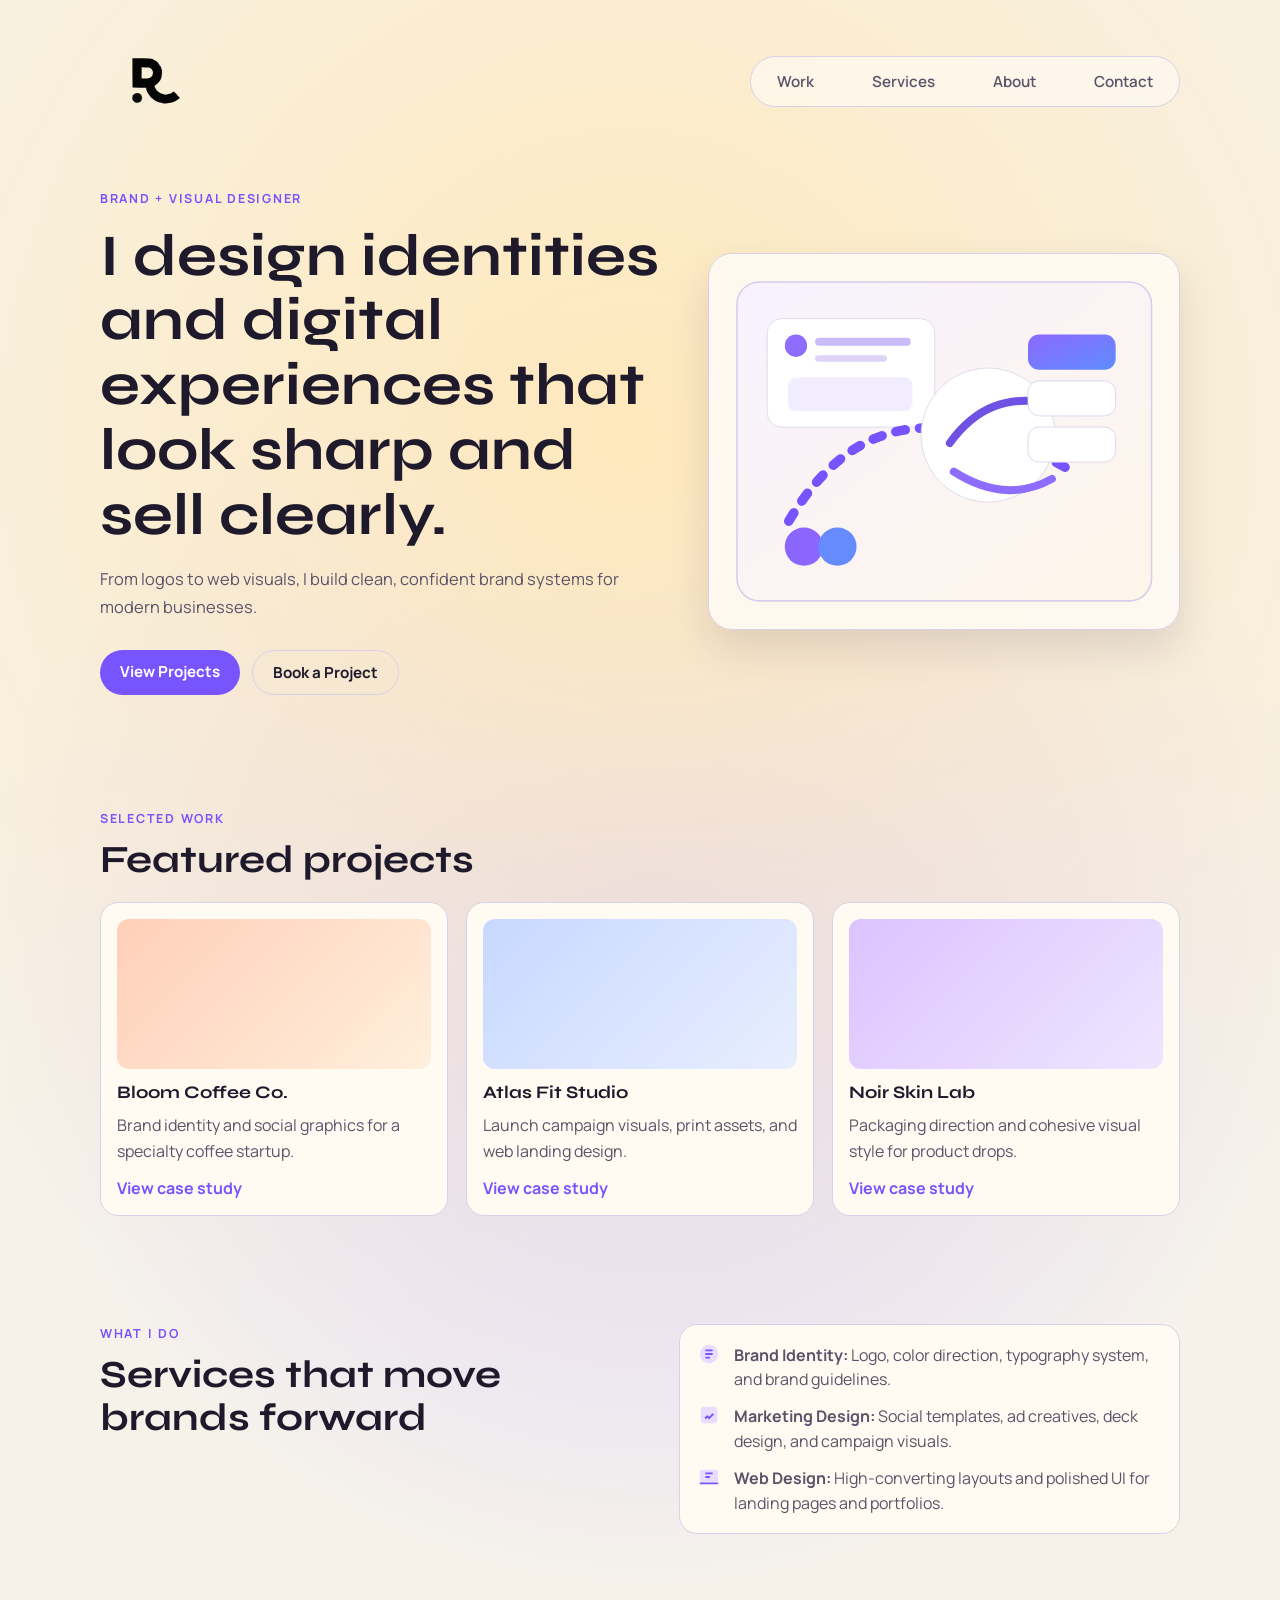
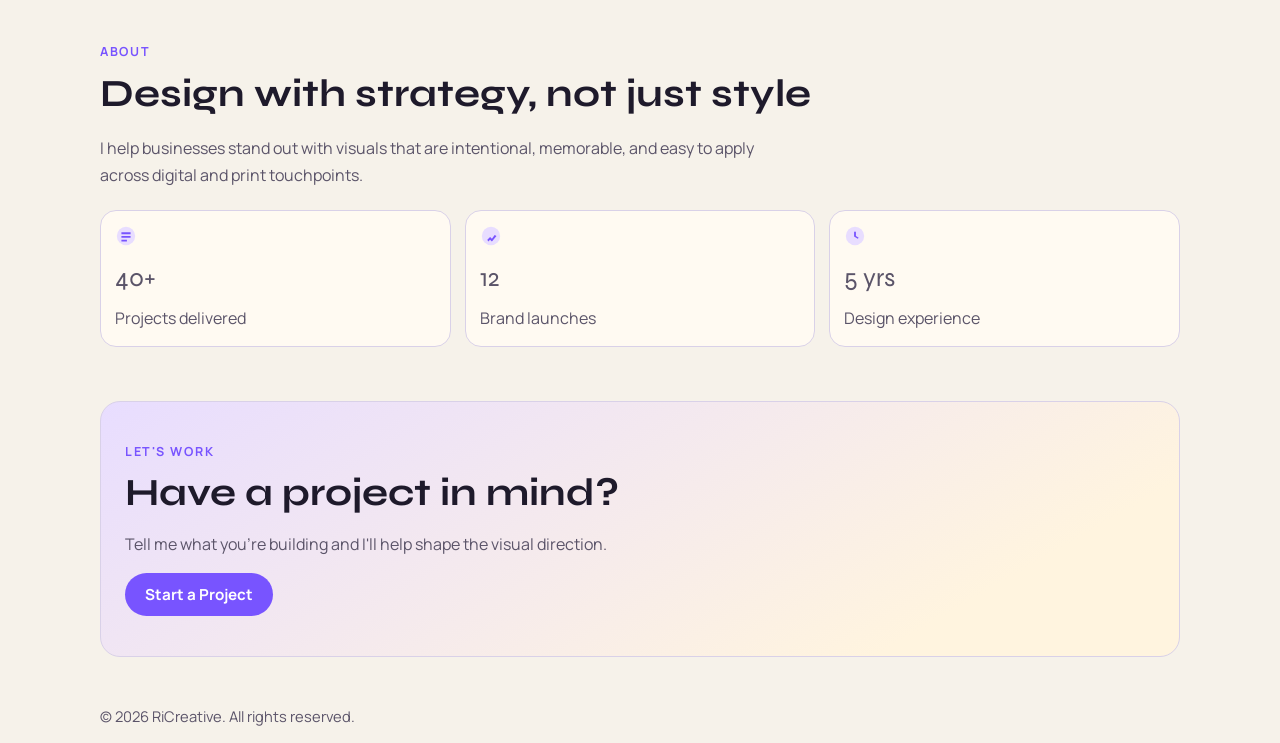
<file: index.html>
﻿<!DOCTYPE html>
<html lang="en">
<head>
<meta charset="UTF-8">
<meta name="viewport" content="width=device-width, initial-scale=1.0">
<title>RiCreative Portfolio</title>
<link rel="stylesheet" href="style.css">
<script>
(function () {
  var saved = localStorage.getItem('theme');
  var mode = (saved === 'dark' || saved === 'light') ? saved : 'light';
  document.documentElement.setAttribute('data-theme', mode);
  document.documentElement.classList.add('js');
})();
</script>
</head>
<body data-page="home">
<div id="site-header"></div>

<main>
<section class="hero reveal" id="hero">
<div class="hero-layout">
<div class="hero-content">
<p class="eyebrow">Brand + Visual Designer</p>
<h1>I design identities and digital experiences that look sharp and sell clearly.</h1>
<p class="hero-copy">From logos to web visuals, I build clean, confident brand systems for modern businesses.</p>
<div class="hero-actions">
<a class="btn btn-primary" href="work.html">View Projects</a>
<a class="btn btn-secondary" href="contact.html">Book a Project</a>
</div>
</div>
<aside class="hero-visual reveal" aria-label="Design illustration">
<svg class="hero-illustration" viewBox="0 0 560 440" role="img" aria-hidden="true">
<defs>
<linearGradient id="panelGrad" x1="0" y1="0" x2="1" y2="1">
<stop offset="0%" stop-color="#f7f2ff"></stop>
<stop offset="100%" stop-color="#fef6e9"></stop>
</linearGradient>
<linearGradient id="chipGrad" x1="0" y1="0" x2="1" y2="1">
<stop offset="0%" stop-color="#8c68ff"></stop>
<stop offset="100%" stop-color="#5f8dff"></stop>
</linearGradient>
</defs>
<rect x="20" y="20" width="520" height="400" rx="28" fill="url(#panelGrad)" stroke="#d7cdec" stroke-width="2"></rect>
<g class="hero-panel">
<rect x="58" y="66" width="210" height="136" rx="18" fill="#ffffff" stroke="#d8d4e6"></rect>
<circle cx="94" cy="100" r="14" fill="#8d6cff"></circle>
<rect x="118" y="90" width="120" height="10" rx="5" fill="#c9bbf5"></rect>
<rect x="118" y="112" width="90" height="8" rx="4" fill="#ddd4f7"></rect>
<rect x="84" y="140" width="156" height="42" rx="10" fill="#f2ecff"></rect>
</g>
<path class="hero-flow" d="M85 320c32-54 70-90 114-106 37-14 83-15 137-2 26 6 60 20 102 44" fill="none" stroke="#7753ff" stroke-width="12" stroke-linecap="round"></path>
<circle class="hero-orbit" cx="335" cy="212" r="84" fill="#ffffff" stroke="#d8d4e6"></circle>
<path class="hero-orbit-line-a" d="M287 222c16-22 35-38 56-46 20-8 42-9 67-4" fill="none" stroke="#6f52e3" stroke-width="10" stroke-linecap="round"></path>
<path class="hero-orbit-line-b" d="M292 258c22 14 44 22 66 23 20 1 39-4 57-14" fill="none" stroke="#8d6cff" stroke-width="10" stroke-linecap="round"></path>
<g class="hero-chip-group hero-chip-1">
<rect x="385" y="86" width="110" height="44" rx="14" fill="url(#chipGrad)"></rect>
<text class="hero-chip-text hero-chip-text-light" x="440" y="115" text-anchor="middle" font-size="21" font-weight="700" fill="#ffffff">Brand</text>
</g>
<g class="hero-chip-group hero-chip-2">
<rect x="385" y="144" width="110" height="44" rx="14" fill="#ffffff" stroke="#d7cdec"></rect>
<text class="hero-chip-text" x="440" y="173" text-anchor="middle" font-size="21" font-weight="700" fill="#6c4ff0">UI</text>
</g>
<g class="hero-chip-group hero-chip-3">
<rect x="385" y="202" width="110" height="44" rx="14" fill="#ffffff" stroke="#d7cdec"></rect>
<text class="hero-chip-text" x="440" y="231" text-anchor="middle" font-size="21" font-weight="700" fill="#6c4ff0">Ads</text>
</g>
<circle class="hero-dot hero-dot-a" cx="104" cy="352" r="24" fill="#8a66ff"></circle>
<circle class="hero-dot hero-dot-b" cx="146" cy="352" r="24" fill="#668bff"></circle>
</svg>
</aside>
</div>
</section>

<section class="section reveal" id="work">
<div class="section-head">
<p class="eyebrow">Selected Work</p>
<h2>Featured projects</h2>
</div>
<div class="project-grid">
<article class="project-card reveal" data-tilt data-href="case-bloom.html" tabindex="0" role="link" aria-label="Open Bloom Coffee Co. case study">
<div class="project-visual visual-1"></div>
<h3>Bloom Coffee Co.</h3>
<p>Brand identity and social graphics for a specialty coffee startup.</p>
<a href="case-bloom.html" class="project-link">View case study</a>
</article>
<article class="project-card reveal" data-tilt data-href="case-atlas.html" tabindex="0" role="link" aria-label="Open Atlas Fit Studio case study">
<div class="project-visual visual-2"></div>
<h3>Atlas Fit Studio</h3>
<p>Launch campaign visuals, print assets, and web landing design.</p>
<a href="case-atlas.html" class="project-link">View case study</a>
</article>
<article class="project-card reveal" data-tilt data-href="case-noir.html" tabindex="0" role="link" aria-label="Open Noir Skin Lab case study">
<div class="project-visual visual-3"></div>
<h3>Noir Skin Lab</h3>
<p>Packaging direction and cohesive visual style for product drops.</p>
<a href="case-noir.html" class="project-link">View case study</a>
</article>
</div>
</section>

<section class="section split reveal" id="services">
<div>
<p class="eyebrow">What I Do</p>
<h2>Services that move brands forward</h2>
</div>
<ul class="service-list">
<li>
<span class="duo-icon" aria-hidden="true">
<svg viewBox="0 0 24 24" role="img">
<circle class="tone-a" cx="12" cy="12" r="10"></circle>
<path class="tone-b" d="M8 7h8v2H8zm0 4h8v2H8zm0 4h5v2H8z"></path>
</svg>
</span>
<span><strong>Brand Identity:</strong> Logo, color direction, typography system, and brand guidelines.</span>
</li>
<li>
<span class="duo-icon" aria-hidden="true">
<svg viewBox="0 0 24 24" role="img">
<rect class="tone-a" x="3" y="3" width="18" height="18" rx="4"></rect>
<path class="tone-b" d="M7 15l3-3 2 2 4-4 1.5 1.5-5.5 5.5-2-2L8.5 16.5z"></path>
</svg>
</span>
<span><strong>Marketing Design:</strong> Social templates, ad creatives, deck design, and campaign visuals.</span>
</li>
<li>
<span class="duo-icon" aria-hidden="true">
<svg viewBox="0 0 24 24" role="img">
<rect class="tone-a" x="2" y="4" width="20" height="14" rx="3"></rect>
<path class="tone-b" d="M2 18h20v2H2zm6-11h8v2H8zm0 4h5v2H8z"></path>
</svg>
</span>
<span><strong>Web Design:</strong> High-converting layouts and polished UI for landing pages and portfolios.</span>
</li>
</ul>
</section>

<section class="section reveal" id="about">
<div class="section-head">
<p class="eyebrow">About</p>
<h2>Design with strategy, not just style</h2>
</div>
<p class="about-copy">I help businesses stand out with visuals that are intentional, memorable, and easy to apply across digital and print touchpoints.</p>
<div class="stats">
<div class="stat reveal" data-tilt>
<span class="duo-icon" aria-hidden="true">
<svg viewBox="0 0 24 24" role="img">
<circle class="tone-a" cx="12" cy="12" r="10"></circle>
<path class="tone-b" d="M7 12h10v2H7zm0-4h10v2H7zm0 8h6v2H7z"></path>
</svg>
</span>
<p class="stat-value">40+</p>
<p class="stat-label">Projects delivered</p>
</div>
<div class="stat reveal" data-tilt>
<span class="duo-icon" aria-hidden="true">
<svg viewBox="0 0 24 24" role="img">
<circle class="tone-a" cx="12" cy="12" r="10"></circle>
<path class="tone-b" d="M8 16l3-3 2 2 3-4 2 1-5 6-2-2-2 2z"></path>
</svg>
</span>
<p class="stat-value">12</p>
<p class="stat-label">Brand launches</p>
</div>
<div class="stat reveal" data-tilt>
<span class="duo-icon" aria-hidden="true">
<svg viewBox="0 0 24 24" role="img">
<circle class="tone-a" cx="12" cy="12" r="10"></circle>
<path class="tone-b" d="M12 7a1 1 0 0 1 1 1v4l3 2-1 1-4-2.5V8a1 1 0 0 1 1-1z"></path>
</svg>
</span>
<p class="stat-value">5 yrs</p>
<p class="stat-label">Design experience</p>
</div>
</div>
</section>

<section class="section cta reveal" id="contact">
<p class="eyebrow">Let&apos;s Work</p>
<h2>Have a project in mind?</h2>
<p>Tell me what you&apos;re building and I&apos;ll help shape the visual direction.</p>
<a class="btn btn-primary" href="contact.html">Start a Project</a>
</section>
</main>

<div id="site-footer"></div>
<script src="script.js"></script>
</body>
</html>
</file>
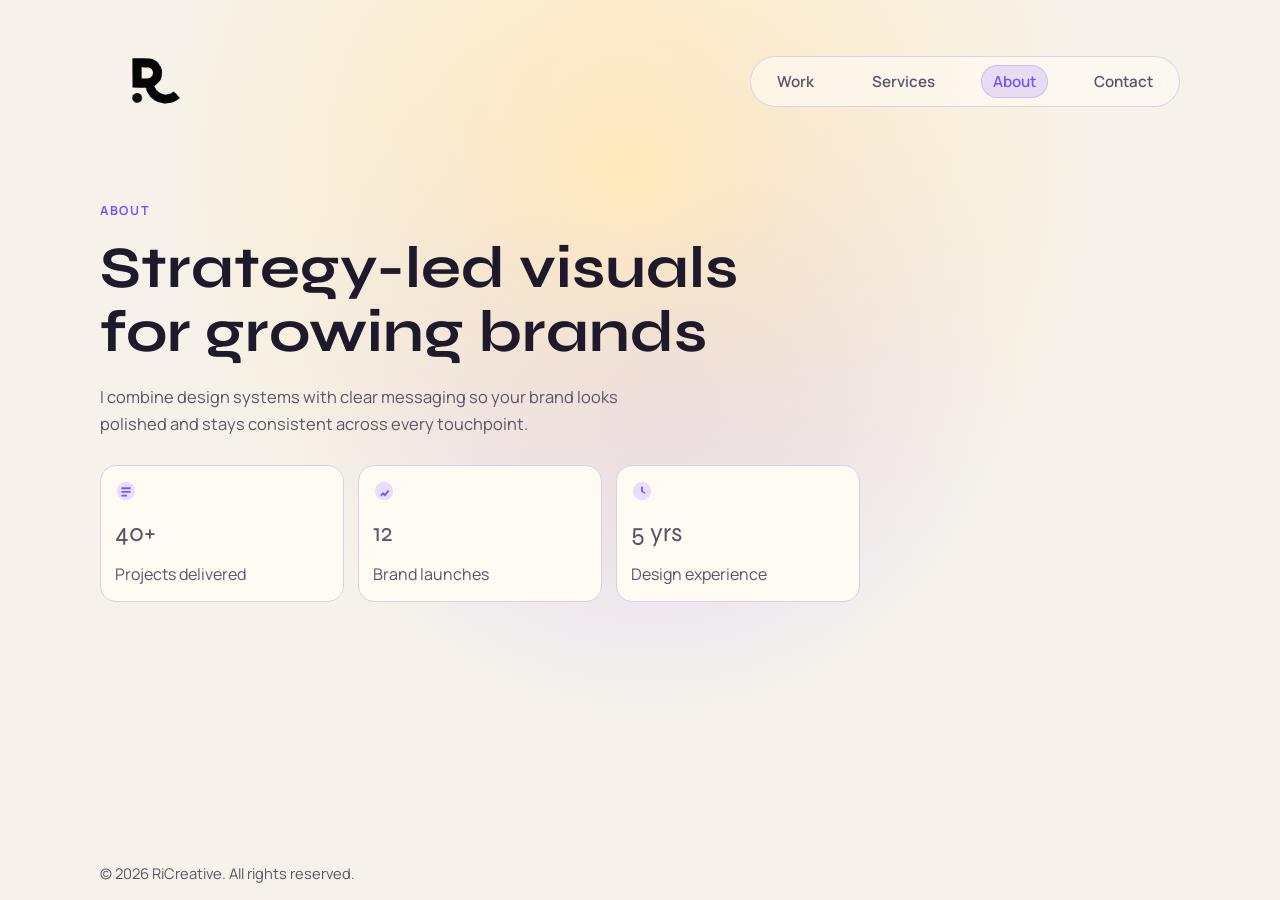
<file: about.html>
﻿<!DOCTYPE html>
<html lang="en">
<head>
<meta charset="UTF-8">
<meta name="viewport" content="width=device-width, initial-scale=1.0">
<title>About | RiCreative</title>
<link rel="stylesheet" href="style.css">
<script>
(function () {
  var saved = localStorage.getItem('theme');
  var mode = (saved === 'dark' || saved === 'light') ? saved : 'light';
  document.documentElement.setAttribute('data-theme', mode);
  document.documentElement.classList.add('js');
})();
</script>
</head>
<body data-page="about">
<div id="site-header"></div>

<main>
<section class="section reveal page-content">
<p class="eyebrow">About</p>
<h1>Strategy-led visuals for growing brands</h1>
<p class="hero-copy">I combine design systems with clear messaging so your brand looks polished and stays consistent across every touchpoint.</p>
<div class="stats" style="margin-top: 28px;">
<div class="stat reveal" data-tilt>
<span class="duo-icon" aria-hidden="true"><svg viewBox="0 0 24 24"><circle class="tone-a" cx="12" cy="12" r="10"></circle><path class="tone-b" d="M7 12h10v2H7zm0-4h10v2H7zm0 8h6v2H7z"></path></svg></span>
<p class="stat-value">40+</p>
<p class="stat-label">Projects delivered</p>
</div>
<div class="stat reveal" data-tilt>
<span class="duo-icon" aria-hidden="true"><svg viewBox="0 0 24 24"><circle class="tone-a" cx="12" cy="12" r="10"></circle><path class="tone-b" d="M8 16l3-3 2 2 3-4 2 1-5 6-2-2-2 2z"></path></svg></span>
<p class="stat-value">12</p>
<p class="stat-label">Brand launches</p>
</div>
<div class="stat reveal" data-tilt>
<span class="duo-icon" aria-hidden="true"><svg viewBox="0 0 24 24"><circle class="tone-a" cx="12" cy="12" r="10"></circle><path class="tone-b" d="M12 7a1 1 0 0 1 1 1v4l3 2-1 1-4-2.5V8a1 1 0 0 1 1-1z"></path></svg></span>
<p class="stat-value">5 yrs</p>
<p class="stat-label">Design experience</p>
</div>
</div>
</section>
</main>

<div id="site-footer"></div>
<script src="script.js"></script>
</body>
</html>
</file>
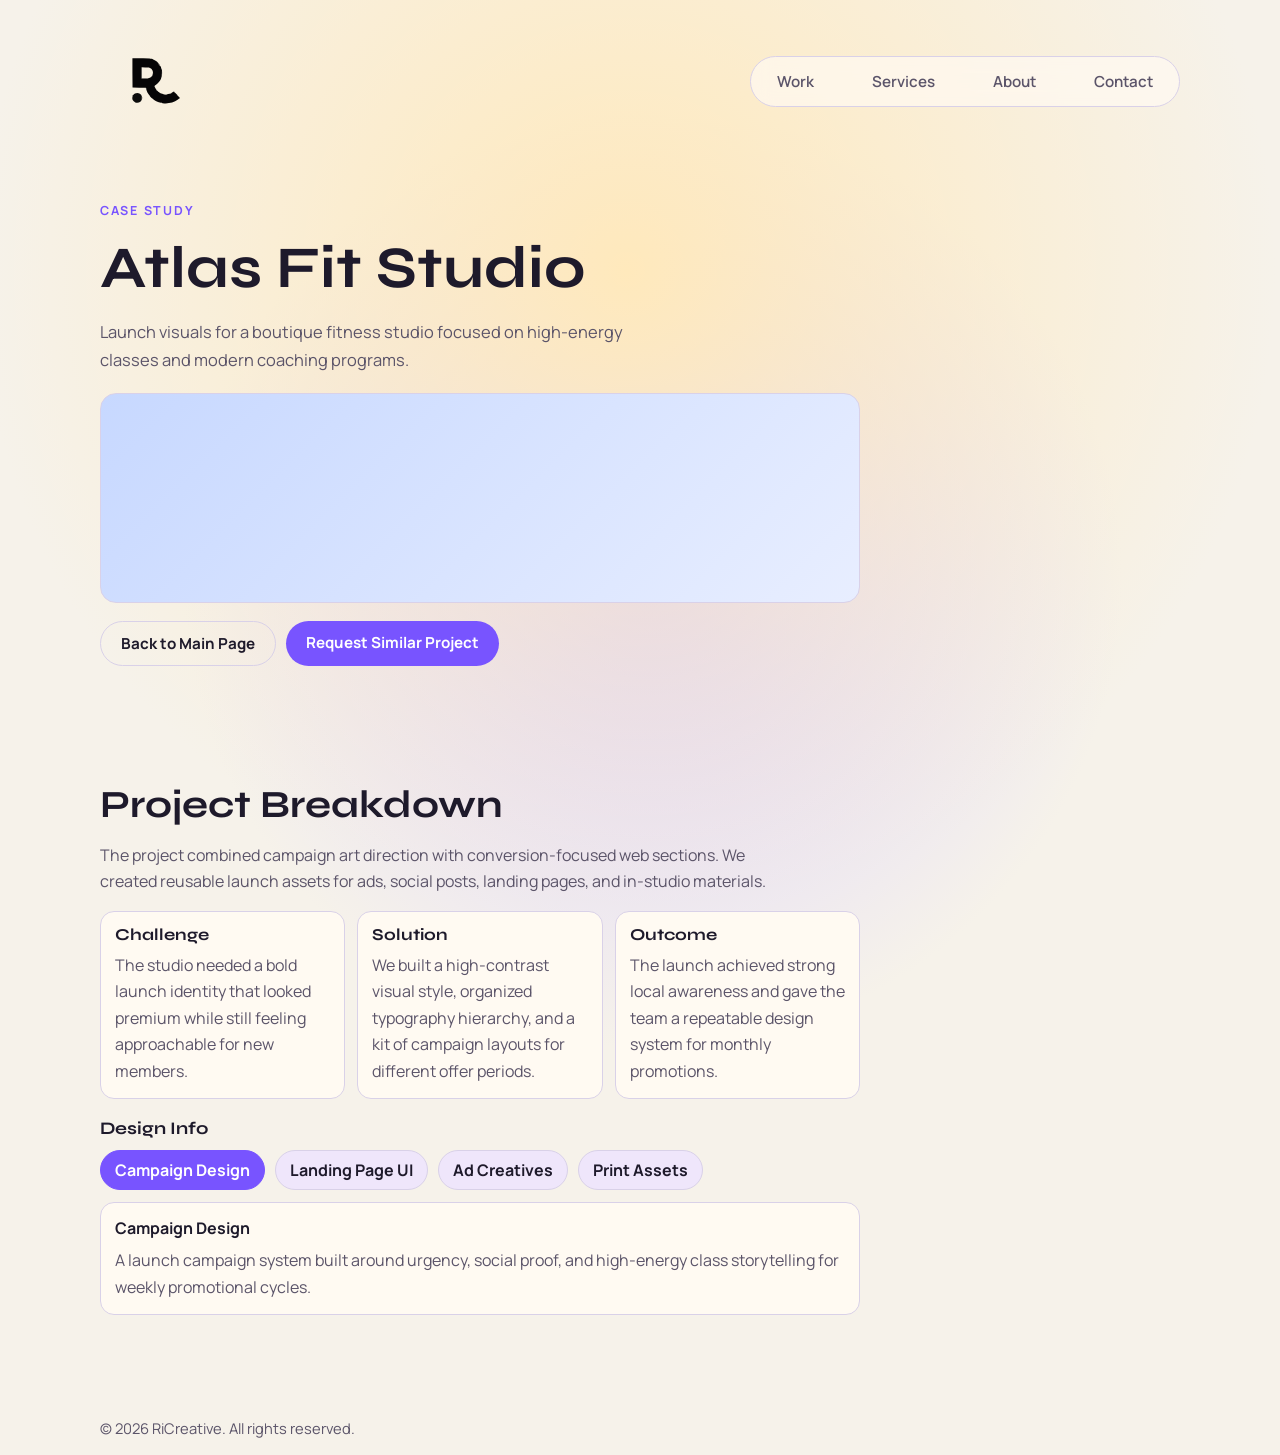
<file: case-atlas.html>
<!DOCTYPE html>
<html lang="en">
<head>
<meta charset="UTF-8">
<meta name="viewport" content="width=device-width, initial-scale=1.0">
<title>Case Study | Atlas Fit Studio</title>
<link rel="stylesheet" href="style.css">
<script>
(function () {
  var saved = localStorage.getItem('theme');
  var mode = (saved === 'dark' || saved === 'light') ? saved : 'light';
  document.documentElement.setAttribute('data-theme', mode);
  document.documentElement.classList.add('js');
})();
</script>
</head>
<body data-page="work">
<div id="site-header"></div>

<main>
<section class="section reveal page-content case-study">
<p class="eyebrow">Case Study</p>
<h1>Atlas Fit Studio</h1>
<p class="hero-copy">Launch visuals for a boutique fitness studio focused on high-energy classes and modern coaching programs.</p>
<div class="case-hero visual-2"></div>
<div class="case-actions">
<a class="btn btn-secondary" href="index.html">Back to Main Page</a>
<a class="btn btn-primary" href="contact.html">Request Similar Project</a>
</div>
</section>

<section class="section reveal page-content">
<h2>Project Breakdown</h2>
<p class="about-copy">The project combined campaign art direction with conversion-focused web sections. We created reusable launch assets for ads, social posts, landing pages, and in-studio materials.</p>
<div class="case-grid">
<article class="case-card">
<h3>Challenge</h3>
<p>The studio needed a bold launch identity that looked premium while still feeling approachable for new members.</p>
</article>
<article class="case-card">
<h3>Solution</h3>
<p>We built a high-contrast visual style, organized typography hierarchy, and a kit of campaign layouts for different offer periods.</p>
</article>
<article class="case-card">
<h3>Outcome</h3>
<p>The launch achieved strong local awareness and gave the team a repeatable design system for monthly promotions.</p>
</article>
</div>
<h3 class="case-subhead">Design Info</h3>
<div class="design-tags">
<button type="button" class="design-tag active" aria-pressed="true" data-title="Campaign Design" data-detail="A launch campaign system built around urgency, social proof, and high-energy class storytelling for weekly promotional cycles.">Campaign Design</button>
<button type="button" class="design-tag" aria-pressed="false" data-title="Landing Page UI" data-detail="Offer-focused sections, stronger hierarchy, and conversion-first modules to improve trial signups and class package enquiries.">Landing Page UI</button>
<button type="button" class="design-tag" aria-pressed="false" data-title="Ad Creatives" data-detail="Modular ad sets for Meta placements with rapid headline/image swaps so the team could test offers without redesigning.">Ad Creatives</button>
<button type="button" class="design-tag" aria-pressed="false" data-title="Print Assets" data-detail="Studio posters, schedule cards, and promo handouts aligned to digital visuals for consistent member-facing communication.">Print Assets</button>
</div>
<article class="design-info-panel reveal">
<h4 class="design-info-title">Campaign Design</h4>
<p class="design-info-body">A launch campaign system built around urgency, social proof, and high-energy class storytelling for weekly promotional cycles.</p>
</article>
</section>
</main>

<div id="site-footer"></div>
<script src="script.js"></script>
</body>
</html>
</file>
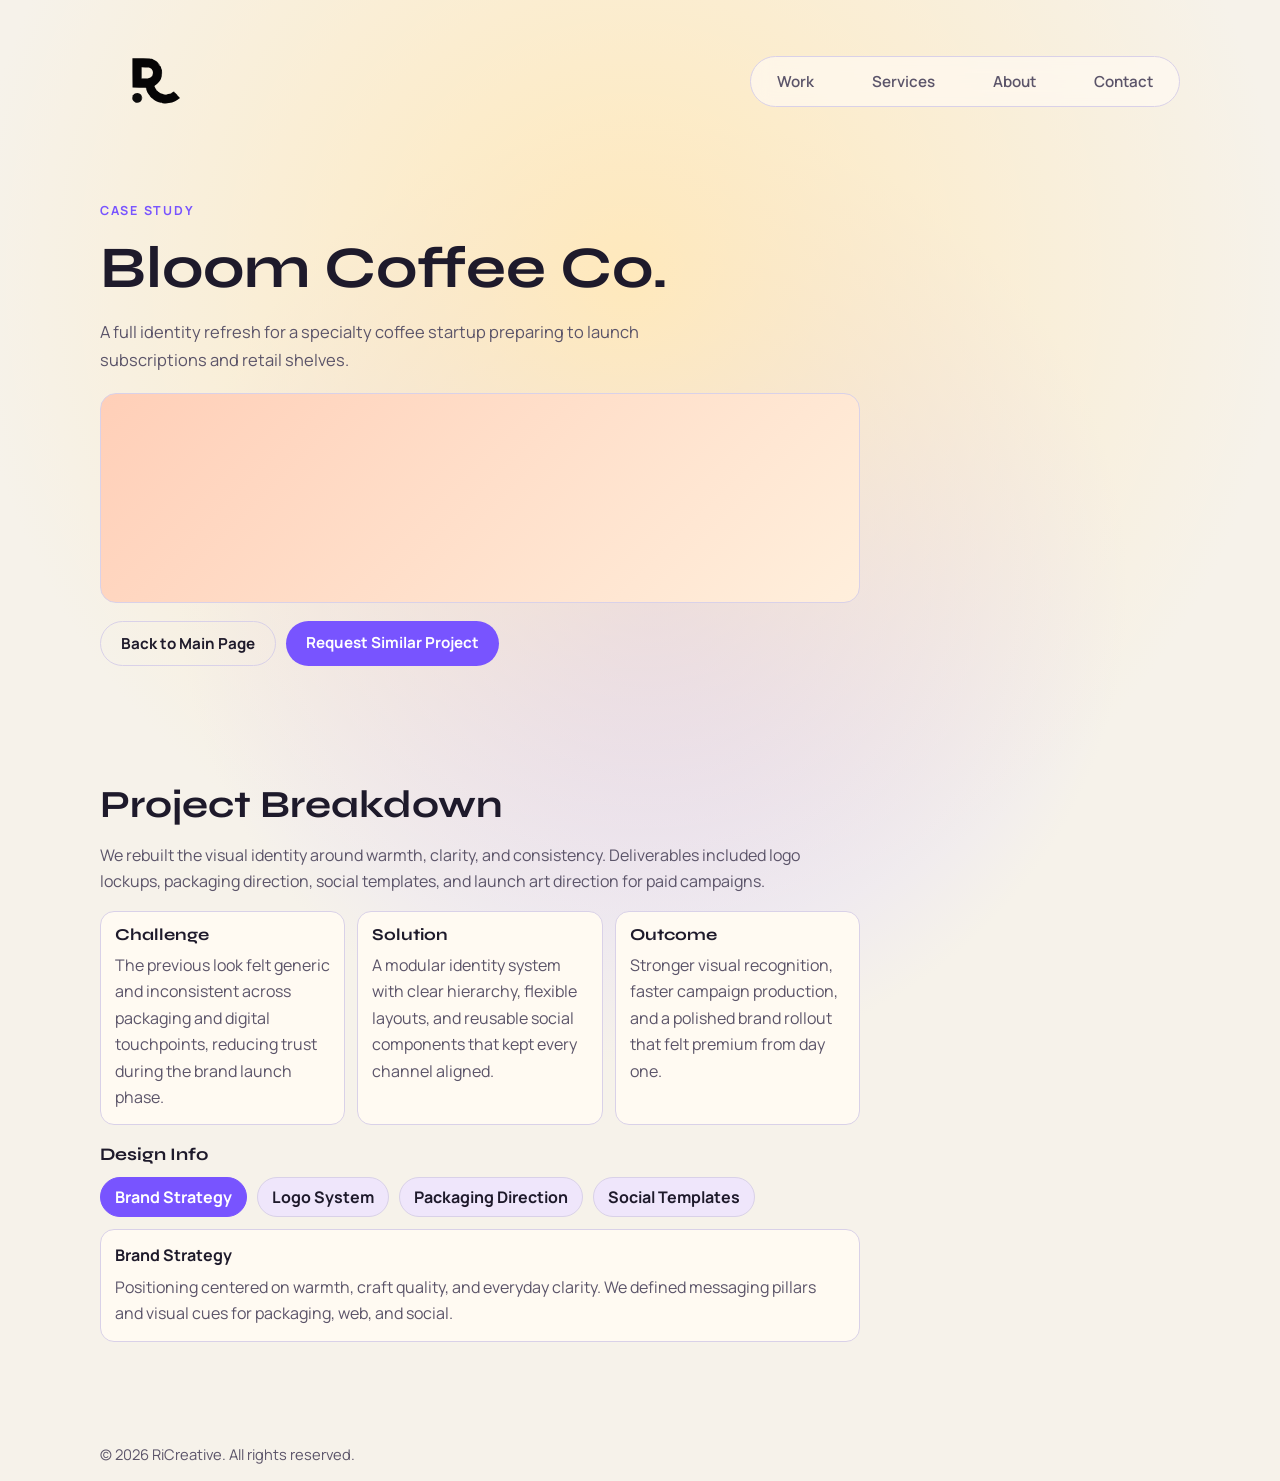
<file: case-bloom.html>
<!DOCTYPE html>
<html lang="en">
<head>
<meta charset="UTF-8">
<meta name="viewport" content="width=device-width, initial-scale=1.0">
<title>Case Study | Bloom Coffee Co.</title>
<link rel="stylesheet" href="style.css">
<script>
(function () {
  var saved = localStorage.getItem('theme');
  var mode = (saved === 'dark' || saved === 'light') ? saved : 'light';
  document.documentElement.setAttribute('data-theme', mode);
  document.documentElement.classList.add('js');
})();
</script>
</head>
<body data-page="work">
<div id="site-header"></div>

<main>
<section class="section reveal page-content case-study">
<p class="eyebrow">Case Study</p>
<h1>Bloom Coffee Co.</h1>
<p class="hero-copy">A full identity refresh for a specialty coffee startup preparing to launch subscriptions and retail shelves.</p>
<div class="case-hero visual-1"></div>
<div class="case-actions">
<a class="btn btn-secondary" href="index.html">Back to Main Page</a>
<a class="btn btn-primary" href="contact.html">Request Similar Project</a>
</div>
</section>

<section class="section reveal page-content">
<h2>Project Breakdown</h2>
<p class="about-copy">We rebuilt the visual identity around warmth, clarity, and consistency. Deliverables included logo lockups, packaging direction, social templates, and launch art direction for paid campaigns.</p>
<div class="case-grid">
<article class="case-card">
<h3>Challenge</h3>
<p>The previous look felt generic and inconsistent across packaging and digital touchpoints, reducing trust during the brand launch phase.</p>
</article>
<article class="case-card">
<h3>Solution</h3>
<p>A modular identity system with clear hierarchy, flexible layouts, and reusable social components that kept every channel aligned.</p>
</article>
<article class="case-card">
<h3>Outcome</h3>
<p>Stronger visual recognition, faster campaign production, and a polished brand rollout that felt premium from day one.</p>
</article>
</div>
<h3 class="case-subhead">Design Info</h3>
<div class="design-tags">
<button type="button" class="design-tag active" aria-pressed="true" data-title="Brand Strategy" data-detail="Positioning centered on warmth, craft quality, and everyday clarity. We defined messaging pillars and visual cues for packaging, web, and social.">Brand Strategy</button>
<button type="button" class="design-tag" aria-pressed="false" data-title="Logo System" data-detail="Primary and secondary lockups, icon mark, and spacing rules built for labels, profile images, cups, and storefront usage.">Logo System</button>
<button type="button" class="design-tag" aria-pressed="false" data-title="Packaging Direction" data-detail="A structured front-label hierarchy with clear roast/product cues, plus shelf-ready variations for small and large format packs.">Packaging Direction</button>
<button type="button" class="design-tag" aria-pressed="false" data-title="Social Templates" data-detail="Reusable feed and story layouts with flexible copy modules to speed up launch posts and recurring campaign content.">Social Templates</button>
</div>
<article class="design-info-panel reveal">
<h4 class="design-info-title">Brand Strategy</h4>
<p class="design-info-body">Positioning centered on warmth, craft quality, and everyday clarity. We defined messaging pillars and visual cues for packaging, web, and social.</p>
</article>
</section>
</main>

<div id="site-footer"></div>
<script src="script.js"></script>
</body>
</html>
</file>
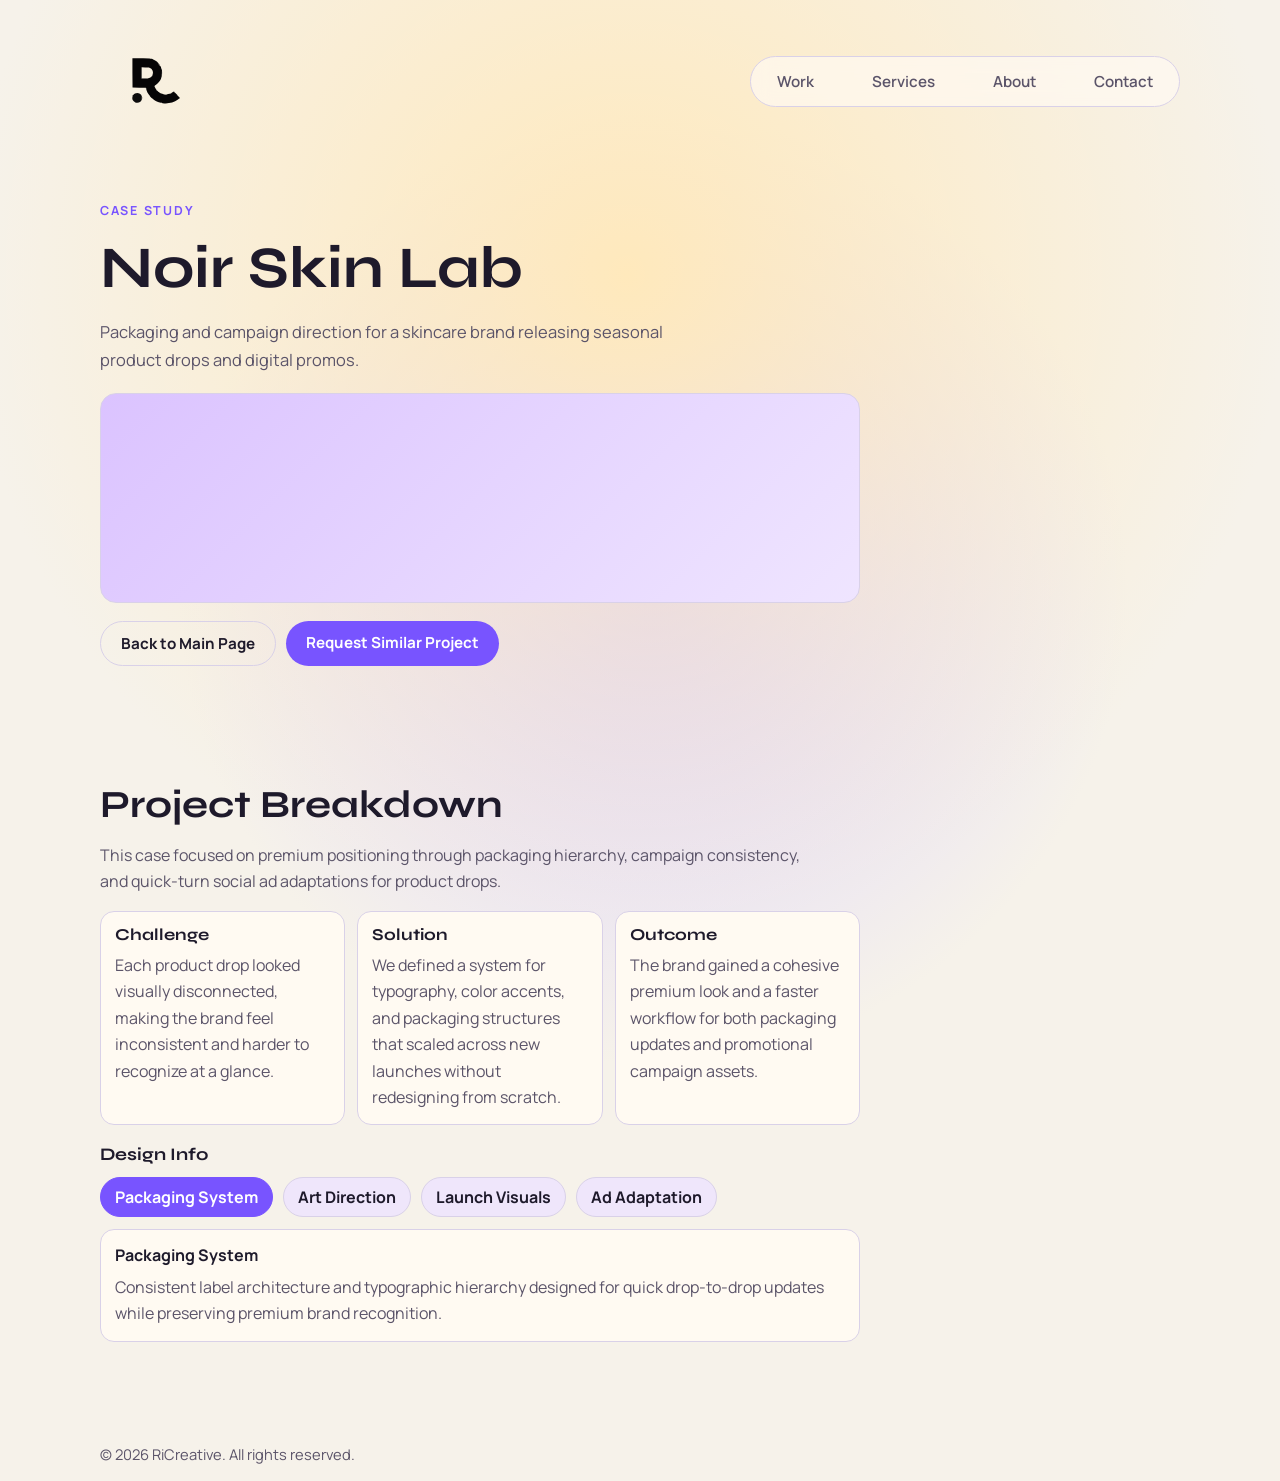
<file: case-noir.html>
<!DOCTYPE html>
<html lang="en">
<head>
<meta charset="UTF-8">
<meta name="viewport" content="width=device-width, initial-scale=1.0">
<title>Case Study | Noir Skin Lab</title>
<link rel="stylesheet" href="style.css">
<script>
(function () {
  var saved = localStorage.getItem('theme');
  var mode = (saved === 'dark' || saved === 'light') ? saved : 'light';
  document.documentElement.setAttribute('data-theme', mode);
  document.documentElement.classList.add('js');
})();
</script>
</head>
<body data-page="work">
<div id="site-header"></div>

<main>
<section class="section reveal page-content case-study">
<p class="eyebrow">Case Study</p>
<h1>Noir Skin Lab</h1>
<p class="hero-copy">Packaging and campaign direction for a skincare brand releasing seasonal product drops and digital promos.</p>
<div class="case-hero visual-3"></div>
<div class="case-actions">
<a class="btn btn-secondary" href="index.html">Back to Main Page</a>
<a class="btn btn-primary" href="contact.html">Request Similar Project</a>
</div>
</section>

<section class="section reveal page-content">
<h2>Project Breakdown</h2>
<p class="about-copy">This case focused on premium positioning through packaging hierarchy, campaign consistency, and quick-turn social ad adaptations for product drops.</p>
<div class="case-grid">
<article class="case-card">
<h3>Challenge</h3>
<p>Each product drop looked visually disconnected, making the brand feel inconsistent and harder to recognize at a glance.</p>
</article>
<article class="case-card">
<h3>Solution</h3>
<p>We defined a system for typography, color accents, and packaging structures that scaled across new launches without redesigning from scratch.</p>
</article>
<article class="case-card">
<h3>Outcome</h3>
<p>The brand gained a cohesive premium look and a faster workflow for both packaging updates and promotional campaign assets.</p>
</article>
</div>
<h3 class="case-subhead">Design Info</h3>
<div class="design-tags">
<button type="button" class="design-tag active" aria-pressed="true" data-title="Packaging System" data-detail="Consistent label architecture and typographic hierarchy designed for quick drop-to-drop updates while preserving premium brand recognition.">Packaging System</button>
<button type="button" class="design-tag" aria-pressed="false" data-title="Art Direction" data-detail="Visual moodboards and shot direction balancing clean clinical cues with aspirational beauty positioning across campaigns.">Art Direction</button>
<button type="button" class="design-tag" aria-pressed="false" data-title="Launch Visuals" data-detail="Drop launch key visuals and countdown assets prepared for web banners, socials, and email announcements.">Launch Visuals</button>
<button type="button" class="design-tag" aria-pressed="false" data-title="Ad Adaptation" data-detail="A structured resizing and variation workflow for static and motion ad units to support multi-platform performance marketing.">Ad Adaptation</button>
</div>
<article class="design-info-panel reveal">
<h4 class="design-info-title">Packaging System</h4>
<p class="design-info-body">Consistent label architecture and typographic hierarchy designed for quick drop-to-drop updates while preserving premium brand recognition.</p>
</article>
</section>
</main>

<div id="site-footer"></div>
<script src="script.js"></script>
</body>
</html>
</file>
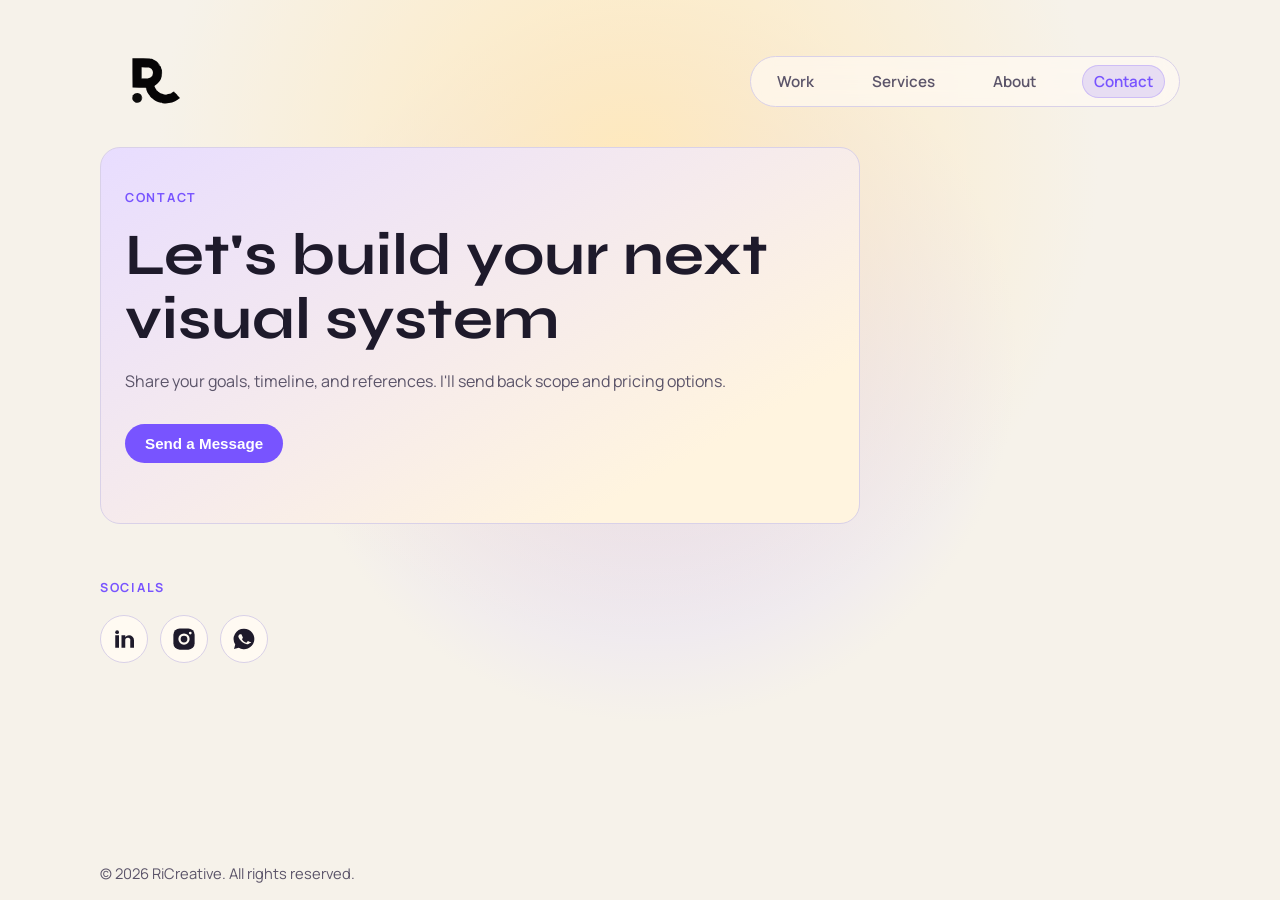
<file: contact.html>
﻿<!DOCTYPE html>
<html lang="en">
<head>
<meta charset="UTF-8">
<meta name="viewport" content="width=device-width, initial-scale=1.0">
<title>Contact | RiCreative</title>
<link rel="stylesheet" href="style.css">
<script>
(function () {
  var saved = localStorage.getItem('theme');
  var mode = (saved === 'dark' || saved === 'light') ? saved : 'light';
  document.documentElement.setAttribute('data-theme', mode);
  document.documentElement.classList.add('js');
})();
</script>
</head>
<body data-page="contact">
<div id="site-header"></div>

<main>
<section class="section cta reveal page-content">
<p class="eyebrow">Contact</p>
<h1>Let&apos;s build your next visual system</h1>
<p>Share your goals, timeline, and references. I&apos;ll send back scope and pricing options.</p>
<button class="btn btn-primary form-toggle" id="contactFormToggle" type="button" aria-expanded="false" aria-controls="contactFormPanel">Send a Message</button>
<form class="contact-form" id="contactForm" action="https://formsubmit.co/el/dezopo" method="POST">
<div class="contact-form-panel" id="contactFormPanel">
<input type="hidden" name="_subject" value="New website inquiry">
<input type="hidden" name="_captcha" value="false">
<input type="hidden" name="_template" value="table">
<input type="text" name="_honey" class="form-honeypot" tabindex="-1" autocomplete="off">
<div class="contact-grid">
<label class="form-field">
<span>Name</span>
<input type="text" id="contactName" name="name" autocomplete="name" required>
</label>
<label class="form-field">
<span>Email</span>
<input type="email" id="contactEmail" name="email" autocomplete="email" required>
</label>
</div>
<label class="form-field">
<span>Project type</span>
<input type="text" id="contactProject" name="project" placeholder="Brand identity, landing page, campaign assets..." required>
</label>
<label class="form-field">
<span>Message</span>
<textarea id="contactMessage" name="message" rows="5" placeholder="Tell me what you want to build, timeline, and any references." required></textarea>
</label>
<div class="hero-actions">
<button class="btn btn-primary send-btn" type="submit" id="contactSendBtn">
<span class="send-btn-text">Send Message</span>
<span class="send-spinner" aria-hidden="true"></span>
</button>
<a class="btn btn-secondary" href="work.html">See Work First</a>
</div>
<p class="form-status" id="contactFormStatus" role="status" aria-live="polite"></p>
</div>
</form>
</section>

<section class="section reveal page-content">
<p class="eyebrow">Socials</p>
<div class="social-grid">
<a class="social-link" href="https://www.linkedin.com/in/thegr8ric" target="_blank" rel="noopener noreferrer" aria-label="Open LinkedIn profile">
<span class="social-icon" aria-hidden="true">
<svg viewBox="0 0 24 24" role="img">
<circle class="tone-b" cx="6.5" cy="6.5" r="1.5"></circle>
<path class="tone-b" d="M5 9h3v10H5zM10 9h3v1.4A4 4 0 0 1 16 9a4 4 0 0 1 4 4v6h-3v-5.6A1.8 1.8 0 0 0 15.2 11 2.1 2.1 0 0 0 13 13.2V19h-3z"></path>
</svg>
</span>
</a>
<a class="social-link" href="https://www.instagram.com/thegr8ric" target="_blank" rel="noopener noreferrer" aria-label="Open Instagram profile">
<span class="social-icon" aria-hidden="true">
<svg viewBox="0 0 24 24" role="img">
<rect class="tone-b" x="3.5" y="3.5" width="17" height="17" rx="5"></rect>
<circle cx="12" cy="12" r="3.6" fill="none" stroke="var(--surface)" stroke-width="1.8"></circle>
<circle cx="17" cy="7.2" r="1.1" fill="var(--surface)"></circle>
</svg>
</span>
</a>
<a class="social-link" href="https://wa.me/254746872026" target="_blank" rel="noopener noreferrer" aria-label="Open WhatsApp chat">
<span class="social-icon" aria-hidden="true">
<svg viewBox="0 0 24 24" role="img">
<path class="tone-b" d="M12 3.8A8.2 8.2 0 0 0 5 16.4L4 20l3.8-1A8.2 8.2 0 1 0 12 3.8zm4.6 11.3c-.2.5-1 .9-1.4 1-.4.1-1 .2-3.1-.7a10.2 10.2 0 0 1-3.3-2.9c-.9-1.1-1.4-2.5-1.3-2.9.1-.4.6-1.1.9-1.3.2-.1.5-.1.7-.1h.5c.2 0 .4 0 .6.5l.8 1.8c.1.3.1.4 0 .6l-.4.6c-.2.2-.3.4-.1.7.3.5 1.1 1.7 2.8 2.4.4.2.6.1.8-.1l.7-.8c.2-.2.4-.3.7-.2l1.8.8c.3.1.4.3.4.6z"></path>
</svg>
</span>
</a>
</div>
</section>
</main>

<div id="site-footer"></div>
<script src="script.js"></script>
</body>
</html>
</file>
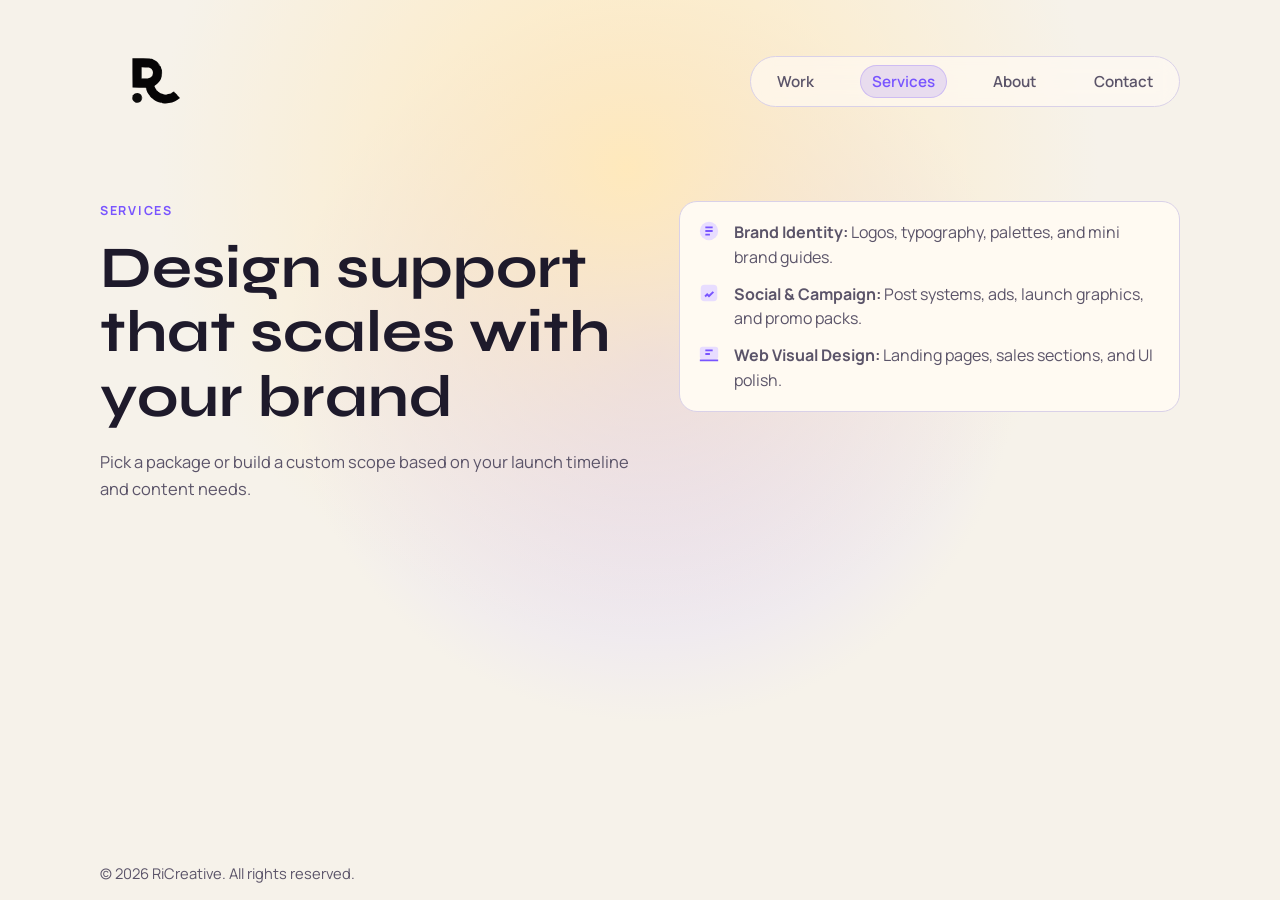
<file: services.html>
﻿<!DOCTYPE html>
<html lang="en">
<head>
<meta charset="UTF-8">
<meta name="viewport" content="width=device-width, initial-scale=1.0">
<title>Services | RiCreative</title>
<link rel="stylesheet" href="style.css">
<script>
(function () {
  var saved = localStorage.getItem('theme');
  var mode = (saved === 'dark' || saved === 'light') ? saved : 'light';
  document.documentElement.setAttribute('data-theme', mode);
  document.documentElement.classList.add('js');
})();
</script>
</head>
<body data-page="services">
<div id="site-header"></div>

<main>
<section class="section split reveal">
<div>
<p class="eyebrow">Services</p>
<h1>Design support that scales with your brand</h1>
<p class="hero-copy">Pick a package or build a custom scope based on your launch timeline and content needs.</p>
</div>
<ul class="service-list">
<li>
<span class="duo-icon" aria-hidden="true"><svg viewBox="0 0 24 24"><circle class="tone-a" cx="12" cy="12" r="10"></circle><path class="tone-b" d="M8 7h8v2H8zm0 4h8v2H8zm0 4h5v2H8z"></path></svg></span>
<span><strong>Brand Identity:</strong> Logos, typography, palettes, and mini brand guides.</span>
</li>
<li>
<span class="duo-icon" aria-hidden="true"><svg viewBox="0 0 24 24"><rect class="tone-a" x="3" y="3" width="18" height="18" rx="4"></rect><path class="tone-b" d="M7 15l3-3 2 2 4-4 1.5 1.5-5.5 5.5-2-2L8.5 16.5z"></path></svg></span>
<span><strong>Social & Campaign:</strong> Post systems, ads, launch graphics, and promo packs.</span>
</li>
<li>
<span class="duo-icon" aria-hidden="true"><svg viewBox="0 0 24 24"><rect class="tone-a" x="2" y="4" width="20" height="14" rx="3"></rect><path class="tone-b" d="M2 18h20v2H2zm6-11h8v2H8zm0 4h5v2H8z"></path></svg></span>
<span><strong>Web Visual Design:</strong> Landing pages, sales sections, and UI polish.</span>
</li>
</ul>
</section>
</main>

<div id="site-footer"></div>
<script src="script.js"></script>
</body>
</html>
</file>
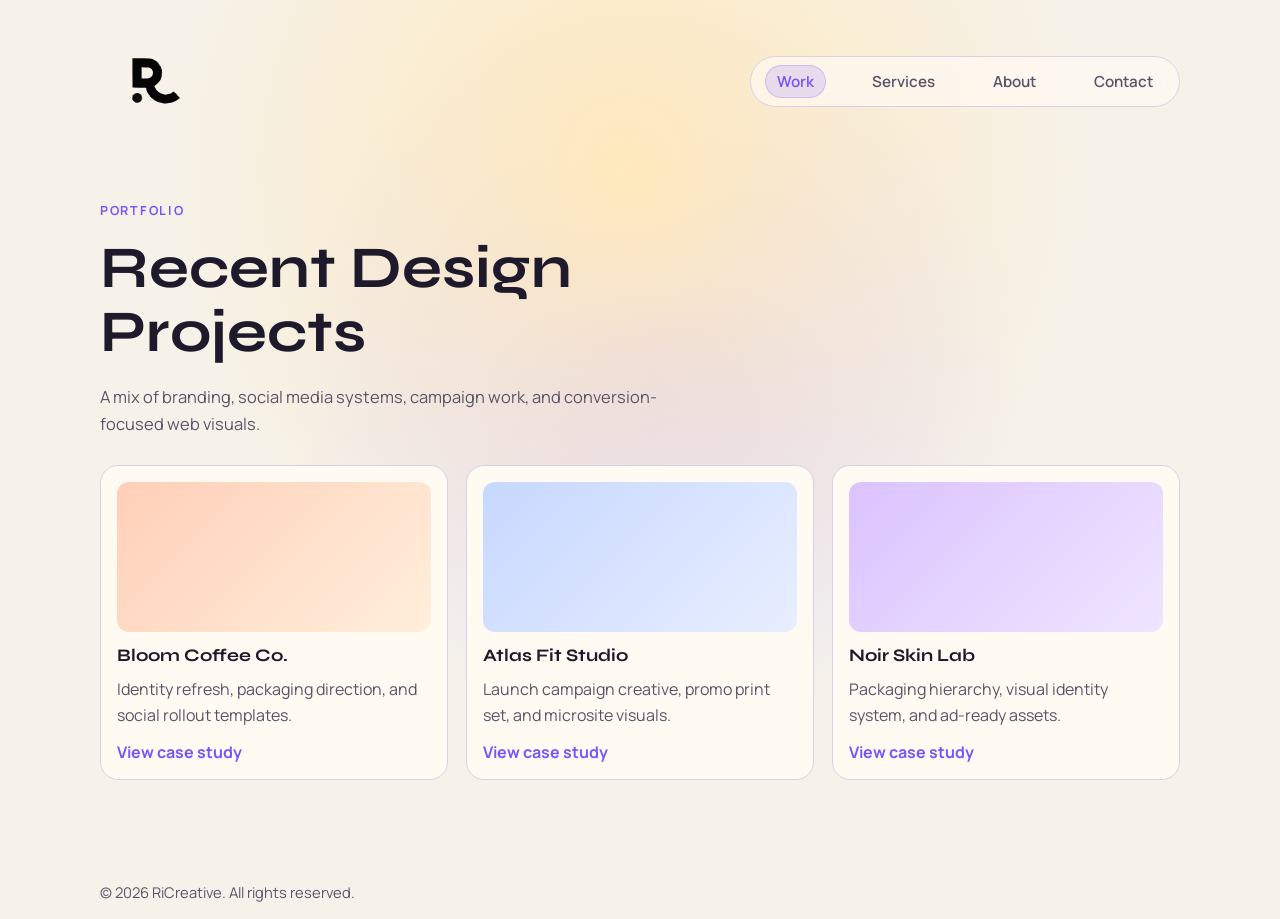
<file: work.html>
﻿<!DOCTYPE html>
<html lang="en">
<head>
<meta charset="UTF-8">
<meta name="viewport" content="width=device-width, initial-scale=1.0">
<title>Work | RiCreative</title>
<link rel="stylesheet" href="style.css">
<script>
(function () {
  var saved = localStorage.getItem('theme');
  var mode = (saved === 'dark' || saved === 'light') ? saved : 'light';
  document.documentElement.setAttribute('data-theme', mode);
  document.documentElement.classList.add('js');
})();
</script>
</head>
<body data-page="work">
<div id="site-header"></div>

<main>
<section class="section reveal">
<p class="eyebrow">Portfolio</p>
<h1>Recent Design Projects</h1>
<p class="hero-copy">A mix of branding, social media systems, campaign work, and conversion-focused web visuals.</p>
<div class="project-grid" style="margin-top: 28px;">
<article class="project-card reveal" data-tilt data-href="case-bloom.html" tabindex="0" role="link" aria-label="Open Bloom Coffee Co. case study">
<div class="project-visual visual-1"></div>
<h3>Bloom Coffee Co.</h3>
<p>Identity refresh, packaging direction, and social rollout templates.</p>
<a href="case-bloom.html" class="project-link">View case study</a>
</article>
<article class="project-card reveal" data-tilt data-href="case-atlas.html" tabindex="0" role="link" aria-label="Open Atlas Fit Studio case study">
<div class="project-visual visual-2"></div>
<h3>Atlas Fit Studio</h3>
<p>Launch campaign creative, promo print set, and microsite visuals.</p>
<a href="case-atlas.html" class="project-link">View case study</a>
</article>
<article class="project-card reveal" data-tilt data-href="case-noir.html" tabindex="0" role="link" aria-label="Open Noir Skin Lab case study">
<div class="project-visual visual-3"></div>
<h3>Noir Skin Lab</h3>
<p>Packaging hierarchy, visual identity system, and ad-ready assets.</p>
<a href="case-noir.html" class="project-link">View case study</a>
</article>
</div>
</section>
</main>

<div id="site-footer"></div>
<script src="script.js"></script>
</body>
</html>
</file>
<file: style.css>
﻿@import url('https://fonts.googleapis.com/css2?family=Manrope:wght@400;500;600;700&family=Poppins:wght@400;700&family=Syne:wght@600;700;800&display=swap');

:root {
    --bg: #f6f2ea;
    --surface: #fffaf2;
    --text: #1e1a2b;
    --muted: #5b5469;
    --accent: #7854ff;
    --accent-soft: #e8ddff;
    --stroke: #d9d1e8;
    --mx: 10%;
    --my: 5%;
    --mx2: 90%;
    --my2: 10%;
}

[data-theme="dark"] {
    --bg: #070910;
    --surface: #101521;
    --text: #e8ecff;
    --muted: #99a4c3;
    --accent: #9a88ff;
    --accent-soft: rgba(154, 136, 255, 0.22);
    --stroke: #283148;
}

* {
    box-sizing: border-box;
}

html {
    scroll-behavior: smooth;
}

body {
    margin: 0;
    font-family: 'Manrope', Arial, sans-serif;
    min-height: 100dvh;
    display: flex;
    flex-direction: column;
    background:
        radial-gradient(circle at var(--mx) var(--my), #ffe9bc 0%, transparent 48%),
        radial-gradient(circle at var(--mx2) var(--my2), #dbd2ff 0%, transparent 43%),
        var(--bg);
    color: var(--text);
    transition: background 0.35s ease, color 0.35s ease;
}

[data-theme="dark"] body {
    background:
        radial-gradient(circle at var(--mx) var(--my), rgba(142, 120, 255, 0.62) 0%, transparent 56%),
        radial-gradient(circle at var(--mx2) var(--my2), rgba(72, 116, 255, 0.48) 0%, transparent 52%),
        var(--bg);
}

#site-header {
    min-height: 92px;
}

body.page-exit {
    opacity: 0;
    transition: opacity 0.2s ease;
}

.site-header {
    max-width: 1120px;
    margin: 0 auto;
    padding: 28px 20px 12px;
    display: flex;
    align-items: center;
    justify-content: space-between;
    gap: 16px;
}

.header-right {
    display: flex;
    align-items: center;
    gap: 12px;
}

.logo {
    --logo-x: 50%;
    --logo-y: 50%;
    --logo-r: 0%;
    color: var(--text);
    text-decoration: none;
    display: inline-flex;
    align-items: center;
    justify-content: center;
    position: relative;
    overflow: hidden;
    isolation: isolate;
    border-radius: 12px;
    transition: background-color 0.3s ease, border-color 0.3s ease;
    width: 206px;
    height: 107px;
    flex: 0 0 auto;
}

.logo-wordmark {
    width: 100%;
    height: 100%;
    display: block;
    object-fit: contain;
    object-position: left center;
}

.logo::after {
    content: "";
    position: absolute;
    inset: 0;
    opacity: 0;
    pointer-events: none;
    background-image: radial-gradient(circle at var(--logo-x) var(--logo-y), var(--accent) 0%, var(--accent) calc(var(--logo-r) * 0.5), var(--text) var(--logo-r), var(--text) 100%);
    -webkit-mask: url("logo.svg") center / contain no-repeat;
    mask: url("logo.svg") center / contain no-repeat;
    transition: opacity 0.2s ease, background-image 0.22s ease;
}

.logo:hover::after,
.logo:focus-visible::after {
    opacity: 1;
}

[data-theme="dark"] .logo {
    border: 1px solid var(--stroke);
    background: color-mix(in srgb, var(--surface) 86%, transparent);
}

.site-nav {
    display: flex;
    gap: 14px;
    min-width: 430px;
    justify-content: space-between;
    padding: 8px 14px;
    border-radius: 999px;
    border: 1px solid var(--stroke);
    background: color-mix(in srgb, var(--surface) 70%, transparent);
    backdrop-filter: blur(10px);
    -webkit-backdrop-filter: blur(10px);
    transition: background-color 0.3s ease, border-color 0.3s ease;
}

.site-nav a {
    text-decoration: none;
    color: var(--muted);
    font-weight: 600;
    font-size: 0.95rem;
    padding: 6px 12px;
    border-radius: 999px;
    transition: color 0.25s ease, transform 0.2s ease, background-color 0.2s ease, box-shadow 0.2s ease;
}

.site-nav a:hover,
.site-nav a:focus-visible {
    color: var(--accent);
    background: rgba(120, 84, 255, 0.12);
    transform: translateY(-1px);
}

.site-nav a.current {
    color: var(--accent);
    background: rgba(120, 84, 255, 0.16);
    box-shadow: inset 0 0 0 1px rgba(120, 84, 255, 0.24);
}

main {
    max-width: 1120px;
    margin: 0 auto;
    width: 100%;
    flex: 1 0 auto;
    padding: 0 20px 32px;
}

.hero {
    padding: 42px 0 60px;
}

.hero-layout {
    display: grid;
    grid-template-columns: minmax(0, 1.1fr) minmax(260px, 0.9fr);
    gap: 30px;
    align-items: center;
}

.hero-content {
    min-width: 0;
}

.hero-visual {
    border: 1px solid var(--stroke);
    border-radius: 24px;
    background: color-mix(in srgb, var(--surface) 92%, transparent);
    box-shadow: 0 18px 42px rgba(33, 22, 67, 0.12);
    padding: 12px;
}

.hero-visual svg {
    width: 100%;
    height: auto;
    display: block;
    border-radius: 16px;
}

.hero-illustration .hero-panel {
    transform-origin: 162px 134px;
    animation: heroFloat 7.5s ease-in-out infinite;
}

.hero-illustration .hero-flow {
    stroke-dasharray: 12 18;
    animation: heroDash 8s linear infinite;
}

.hero-illustration .hero-orbit {
    transform-origin: 335px 212px;
    animation: heroPulse 6.5s ease-in-out infinite;
}

.hero-illustration .hero-orbit-line-a,
.hero-illustration .hero-orbit-line-b {
    animation: heroStrokeGlow 4.4s ease-in-out infinite;
}

.hero-illustration .hero-orbit-line-b {
    animation-delay: 0.5s;
}

.hero-illustration .hero-chip-group {
    transform-box: fill-box;
    transform-origin: center;
    animation: heroChipBob 4.6s ease-in-out infinite;
}

.hero-illustration .hero-chip-2 {
    animation-delay: 0.3s;
}

.hero-illustration .hero-chip-3 {
    animation-delay: 0.6s;
}

.hero-illustration .hero-chip-text {
    clip-path: inset(0 100% 0 0);
    animation: heroType 4.8s steps(10, end) infinite;
}

.hero-illustration .hero-chip-2 .hero-chip-text {
    animation-delay: 0.45s;
}

.hero-illustration .hero-chip-3 .hero-chip-text {
    animation-delay: 0.85s;
}

.hero-illustration .hero-dot {
    animation: heroDotPulse 3.8s ease-in-out infinite;
}

.hero-illustration .hero-dot-b {
    animation-delay: 0.35s;
}

@keyframes heroFloat {
    0%, 100% { transform: translateY(0); }
    50% { transform: translateY(-5px); }
}

@keyframes heroDash {
    from { stroke-dashoffset: 0; }
    to { stroke-dashoffset: -210; }
}

@keyframes heroPulse {
    0%, 100% { transform: scale(1); opacity: 1; }
    50% { transform: scale(1.03); opacity: 0.94; }
}

@keyframes heroStrokeGlow {
    0%, 100% { opacity: 1; }
    50% { opacity: 0.78; }
}

@keyframes heroChipBob {
    0%, 100% { transform: translateY(0); }
    50% { transform: translateY(-4px); }
}

@keyframes heroDotPulse {
    0%, 100% { transform: scale(1); opacity: 1; }
    50% { transform: scale(1.08); opacity: 0.88; }
}

@keyframes heroType {
    0% { clip-path: inset(0 100% 0 0); }
    35% { clip-path: inset(0 0 0 0); }
    78% { clip-path: inset(0 0 0 0); }
    100% { clip-path: inset(0 100% 0 0); }
}

.eyebrow {
    margin: 0;
    font-size: 0.78rem;
    text-transform: uppercase;
    letter-spacing: 0.14em;
    font-weight: 700;
    color: var(--accent);
}

h1,
h2,
h3 {
    font-family: 'Syne', 'Manrope', Arial, sans-serif;
    margin: 0;
    line-height: 1.1;
    transition: color 0.25s ease;
}

h1 {
    --h1-x: 50%;
    --h1-y: 50%;
    --h1-r: 0%;
    margin-top: 14px;
    max-width: 15ch;
    font-size: clamp(2rem, 4.6vw, 4rem);
    color: transparent;
    background-image: radial-gradient(circle at var(--h1-x) var(--h1-y), var(--accent) 0%, var(--accent) calc(var(--h1-r) * 0.5), var(--text) var(--h1-r), var(--text) 100%);
    -webkit-background-clip: text;
    background-clip: text;
    -webkit-text-fill-color: transparent;
    transition: background-image 0.22s ease;
}

h2 {
    margin-top: 10px;
    font-size: clamp(1.6rem, 3vw, 2.5rem);
}

.hero-copy,
.about-copy,
p {
    color: var(--muted);
    line-height: 1.65;
    transition: color 0.3s ease;
}

.hero-copy {
    margin: 18px 0 0;
    max-width: 58ch;
    font-size: 1.03rem;
}

.hero-actions {
    margin-top: 30px;
    display: flex;
    gap: 12px;
    flex-wrap: wrap;
}

.btn {
    display: inline-block;
    text-decoration: none;
    border-radius: 999px;
    padding: 11px 20px;
    font-weight: 700;
    font-size: 0.95rem;
    transition: transform 0.2s ease, box-shadow 0.25s ease, background-color 0.3s ease, color 0.3s ease;
}

.btn:hover,
.btn:focus-visible {
    transform: translateY(-1px);
}

.btn-primary {
    background: var(--accent);
    color: #fff;
    border: none;
}

.btn-secondary {
    background: transparent;
    border: 1px solid var(--stroke);
    color: var(--text);
}

.section {
    padding: 54px 0;
}

.section-head {
    margin-bottom: 20px;
}

.project-grid {
    display: grid;
    grid-template-columns: repeat(3, minmax(0, 1fr));
    gap: 18px;
}

.project-card {
    background: var(--surface);
    border: 1px solid var(--stroke);
    border-radius: 18px;
    padding: 16px;
    transition: transform 0.3s ease, box-shadow 0.3s ease, border-color 0.3s ease, background-color 0.3s ease;
    transform-style: preserve-3d;
    cursor: pointer;
}

.project-card:hover {
    box-shadow: 0 10px 24px rgba(0, 0, 0, 0.12);
}

.project-visual {
    height: 150px;
    border-radius: 12px;
    margin-bottom: 14px;
}

.visual-1 {
    background: linear-gradient(135deg, #ffcfb8, #ffefdc);
}

.visual-2 {
    background: linear-gradient(135deg, #c7d8ff, #e8eeff);
}

.visual-3 {
    background: linear-gradient(135deg, #dbc3ff, #efe5ff);
}

.project-card h3 {
    font-size: 1.1rem;
}

.project-card p {
    margin: 10px 0 12px;
}

.project-link {
    text-decoration: none;
    color: var(--accent);
    font-weight: 700;
}

.project-card:focus-visible {
    outline: 2px solid var(--accent);
    outline-offset: 3px;
}

.case-study .case-hero {
    margin-top: 20px;
    height: 210px;
    border-radius: 16px;
    border: 1px solid var(--stroke);
}

.case-actions {
    margin-top: 18px;
    display: flex;
    flex-wrap: wrap;
    gap: 10px;
}

.case-grid {
    margin-top: 16px;
    display: grid;
    grid-template-columns: repeat(3, minmax(0, 1fr));
    gap: 12px;
}

.case-card {
    background: var(--surface);
    border: 1px solid var(--stroke);
    border-radius: 14px;
    padding: 14px;
}

.case-card h3 {
    font-size: 1.04rem;
}

.case-card p {
    margin: 8px 0 0;
}

.case-subhead {
    margin-top: 20px;
    font-size: 1.1rem;
}

.design-tags {
    margin-top: 12px;
    display: flex;
    flex-wrap: wrap;
    gap: 10px;
}

.design-tag {
    border: 1px solid var(--stroke);
    background: color-mix(in srgb, var(--accent-soft) 68%, var(--surface));
    color: var(--text);
    border-radius: 999px;
    font: inherit;
    font-weight: 700;
    padding: 8px 14px;
    cursor: pointer;
    transition: transform 0.2s ease, color 0.2s ease, border-color 0.2s ease, background-color 0.2s ease;
}

.design-tag:hover,
.design-tag:focus-visible {
    color: var(--accent);
    border-color: var(--accent);
    transform: translateY(-1px);
}

.design-tag.active {
    background: var(--accent);
    border-color: var(--accent);
    color: #fff;
}

.design-info-panel {
    margin-top: 12px;
    background: var(--surface);
    border: 1px solid var(--stroke);
    border-radius: 14px;
    padding: 14px;
}

.design-info-title {
    margin: 0;
    font-size: 1rem;
}

.design-info-body {
    margin: 8px 0 0;
}

.split {
    display: grid;
    grid-template-columns: 1.1fr 1fr;
    gap: 28px;
    align-items: start;
}

.service-list {
    list-style: none;
    margin: 0;
    padding: 18px;
    background: var(--surface);
    border: 1px solid var(--stroke);
    border-radius: 18px;
    display: grid;
    gap: 12px;
    transition: border-color 0.3s ease, background-color 0.3s ease;
}

.service-list li {
    color: var(--muted);
    line-height: 1.55;
    display: grid;
    grid-template-columns: 26px 1fr;
    gap: 10px;
    align-items: start;
}

.about-copy {
    max-width: 70ch;
}

.stats {
    margin-top: 22px;
    display: grid;
    grid-template-columns: repeat(3, minmax(0, 1fr));
    gap: 14px;
}

.stat {
    background: var(--surface);
    border: 1px solid var(--stroke);
    border-radius: 16px;
    padding: 14px;
    transition: transform 0.3s ease, box-shadow 0.3s ease, border-color 0.3s ease, background-color 0.3s ease;
    transform-style: preserve-3d;
}

.stat:hover {
    box-shadow: 0 10px 24px rgba(0, 0, 0, 0.1);
}

.stat .duo-icon {
    margin-bottom: 10px;
}

.stat-value {
    margin: 0;
    font-family: 'Syne', 'Manrope', Arial, sans-serif;
    font-size: 1.6rem;
}

.stat-label {
    margin: 6px 0 0;
}

.duo-icon {
    width: 22px;
    height: 22px;
    display: inline-flex;
    align-items: center;
    justify-content: center;
}

.duo-icon svg,
.social-icon svg {
    width: 100%;
    height: 100%;
}

.duo-icon .tone-a {
    fill: var(--accent-soft);
}

.duo-icon .tone-b {
    fill: var(--accent);
}

.social-icon .tone-a,
.social-icon .tone-b {
    fill: currentColor;
}

.cta {
    background: linear-gradient(150deg, var(--accent-soft), #fff4df 80%);
    border: 1px solid var(--stroke);
    border-radius: 20px;
    padding: 40px 24px;
    transition: border-color 0.3s ease, background 0.3s ease;
}

.contact-form {
    margin-top: 20px;
    display: grid;
    gap: 14px;
}

.form-toggle {
    margin-top: 14px;
    border: none;
}

.contact-form-panel {
    display: grid;
    gap: 14px;
    max-height: 0;
    opacity: 0;
    overflow: hidden;
    pointer-events: none;
    transform: translateY(-10px) scale(0.99);
    transform-origin: top center;
    will-change: max-height, opacity, transform;
    transition: max-height 0.62s cubic-bezier(0.22, 1, 0.36, 1), opacity 0.35s ease, transform 0.35s ease;
}

.contact-form.is-open .contact-form-panel {
    max-height: 1100px;
    opacity: 1;
    pointer-events: auto;
    transform: translateY(0) scale(1);
}

.form-honeypot {
    position: absolute;
    width: 1px;
    height: 1px;
    opacity: 0;
    pointer-events: none;
}

.contact-grid {
    display: grid;
    grid-template-columns: repeat(2, minmax(0, 1fr));
    gap: 12px;
}

.form-field {
    display: grid;
    gap: 6px;
}

.form-field span {
    font-size: 0.86rem;
    font-weight: 700;
    color: var(--text);
}

.form-field input,
.form-field textarea {
    width: 100%;
    border-radius: 12px;
    border: 1px solid var(--stroke);
    background: color-mix(in srgb, var(--surface) 90%, transparent);
    color: var(--text);
    font: inherit;
    padding: 11px 12px;
    outline: none;
    transition: border-color 0.2s ease, box-shadow 0.2s ease, background-color 0.2s ease;
}

.form-field textarea {
    resize: vertical;
    min-height: 120px;
}

.form-field input:focus,
.form-field textarea:focus {
    border-color: var(--accent);
    box-shadow: 0 0 0 3px color-mix(in srgb, var(--accent) 24%, transparent);
}

.form-note {
    margin: -2px 0 0;
    font-size: 0.88rem;
}

.form-status {
    margin: -6px 0 0;
    font-size: 0.9rem;
    font-weight: 600;
    min-height: 1.2em;
}

.send-btn {
    position: relative;
    min-width: 158px;
}

.send-spinner {
    width: 16px;
    height: 16px;
    border-radius: 999px;
    border: 2px solid rgba(255, 255, 255, 0.45);
    border-top-color: #fff;
    display: none;
}

.contact-form.is-sending .send-btn {
    pointer-events: none;
}

.contact-form.is-sending .send-btn .send-btn-text {
    opacity: 0.88;
}

.contact-form.is-sending .send-spinner {
    display: inline-block;
    margin-left: 8px;
    animation: sendSpin 0.8s linear infinite;
}

.contact-form.is-success .send-btn {
    animation: sendSuccessPulse 0.75s ease;
}

.contact-form.is-success .form-status {
    color: #157347;
}

@keyframes sendSpin {
    to {
        transform: rotate(360deg);
    }
}

@keyframes sendSuccessPulse {
    0% { transform: scale(1); }
    45% { transform: scale(1.05); }
    100% { transform: scale(1); }
}

.page-content {
    max-width: 760px;
}

.social-grid {
    display: flex;
    flex-wrap: wrap;
    gap: 12px;
    margin-top: 16px;
}

.social-link {
    text-decoration: none;
    color: var(--text);
    width: 48px;
    height: 48px;
    border-radius: 999px;
    border: 1px solid var(--stroke);
    background: var(--surface);
    display: inline-flex;
    align-items: center;
    justify-content: center;
    transition: transform 0.2s ease, box-shadow 0.2s ease, border-color 0.2s ease, color 0.2s ease;
}

.social-link:hover,
.social-link:focus-visible {
    color: var(--accent);
    transform: translateY(-1px);
    border-color: var(--accent);
    box-shadow: 0 10px 22px rgba(120, 84, 255, 0.2);
}

.social-icon {
    width: 30px;
    height: 30px;
    display: inline-flex;
    color: currentColor;
}

.site-footer {
    max-width: 1120px;
    margin: 10px auto 0;
    padding: 0 20px;
    color: var(--muted);
    font-size: 0.92rem;
}

html.js .reveal {
    opacity: 0;
    transform: translateY(18px);
    transition: opacity 0.65s ease, transform 0.65s ease;
}

html.js .reveal.in-view {
    opacity: 1;
    transform: translateY(0);
}

@media (max-width: 900px) {
    .hero-layout {
        grid-template-columns: 1fr;
        gap: 20px;
    }

    .hero-visual {
        max-width: 560px;
    }

    .project-grid {
        grid-template-columns: repeat(2, minmax(0, 1fr));
    }

    .case-grid {
        grid-template-columns: 1fr;
    }

    .split {
        grid-template-columns: 1fr;
    }
}

@media (max-width: 760px) {
    #site-header {
        min-height: 136px;
    }

    .site-header {
        flex-direction: column;
        align-items: flex-start;
        gap: 12px;
    }

    .header-right {
        width: 100%;
        justify-content: space-between;
        flex-wrap: wrap;
    }

    .site-nav {
        min-width: 0;
        flex-wrap: wrap;
        gap: 10px;
        justify-content: flex-start;
    }
}

@media (max-width: 640px) {
    .contact-grid {
        grid-template-columns: 1fr;
    }

    .project-grid,
    .stats {
        grid-template-columns: 1fr;
    }

    .hero {
        padding-top: 22px;
    }

    .section {
        padding: 36px 0;
    }
}

@media (prefers-reduced-motion: reduce) {
    *,
    *::before,
    *::after {
        animation: none !important;
        transition: none !important;
    }

    html {
        scroll-behavior: auto;
    }

    body {
        opacity: 1 !important;
        transform: none !important;
    }

    .hero-illustration .hero-panel,
    .hero-illustration .hero-flow,
    .hero-illustration .hero-orbit,
    .hero-illustration .hero-orbit-line-a,
    .hero-illustration .hero-orbit-line-b,
    .hero-illustration .hero-chip-group,
    .hero-illustration .hero-dot {
        animation: none !important;
    }

    .hero-illustration .hero-chip-text {
        animation: none !important;
        clip-path: inset(0 0 0 0);
    }

    .contact-form.is-sending .send-spinner,
    .contact-form.is-success .send-btn,
    .contact-form-panel {
        animation: none !important;
        transition: none !important;
    }
}
</file>
